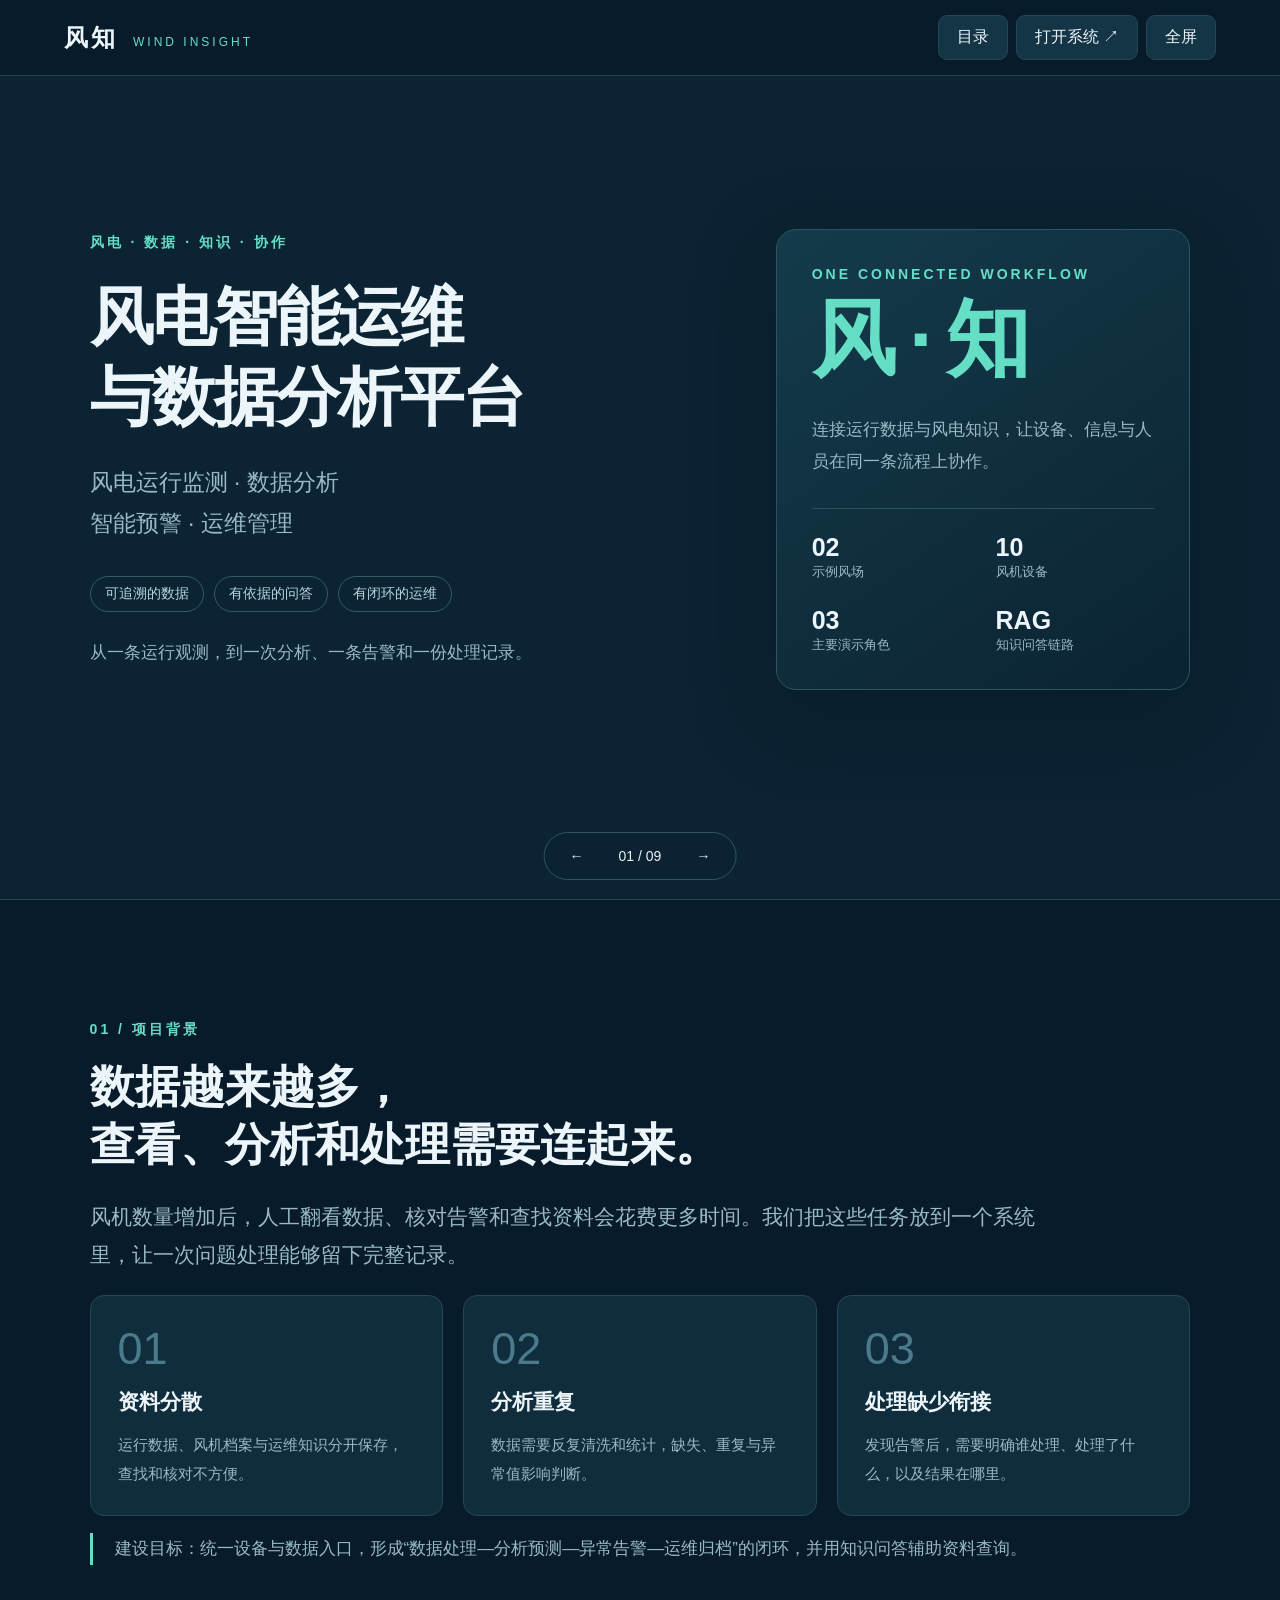
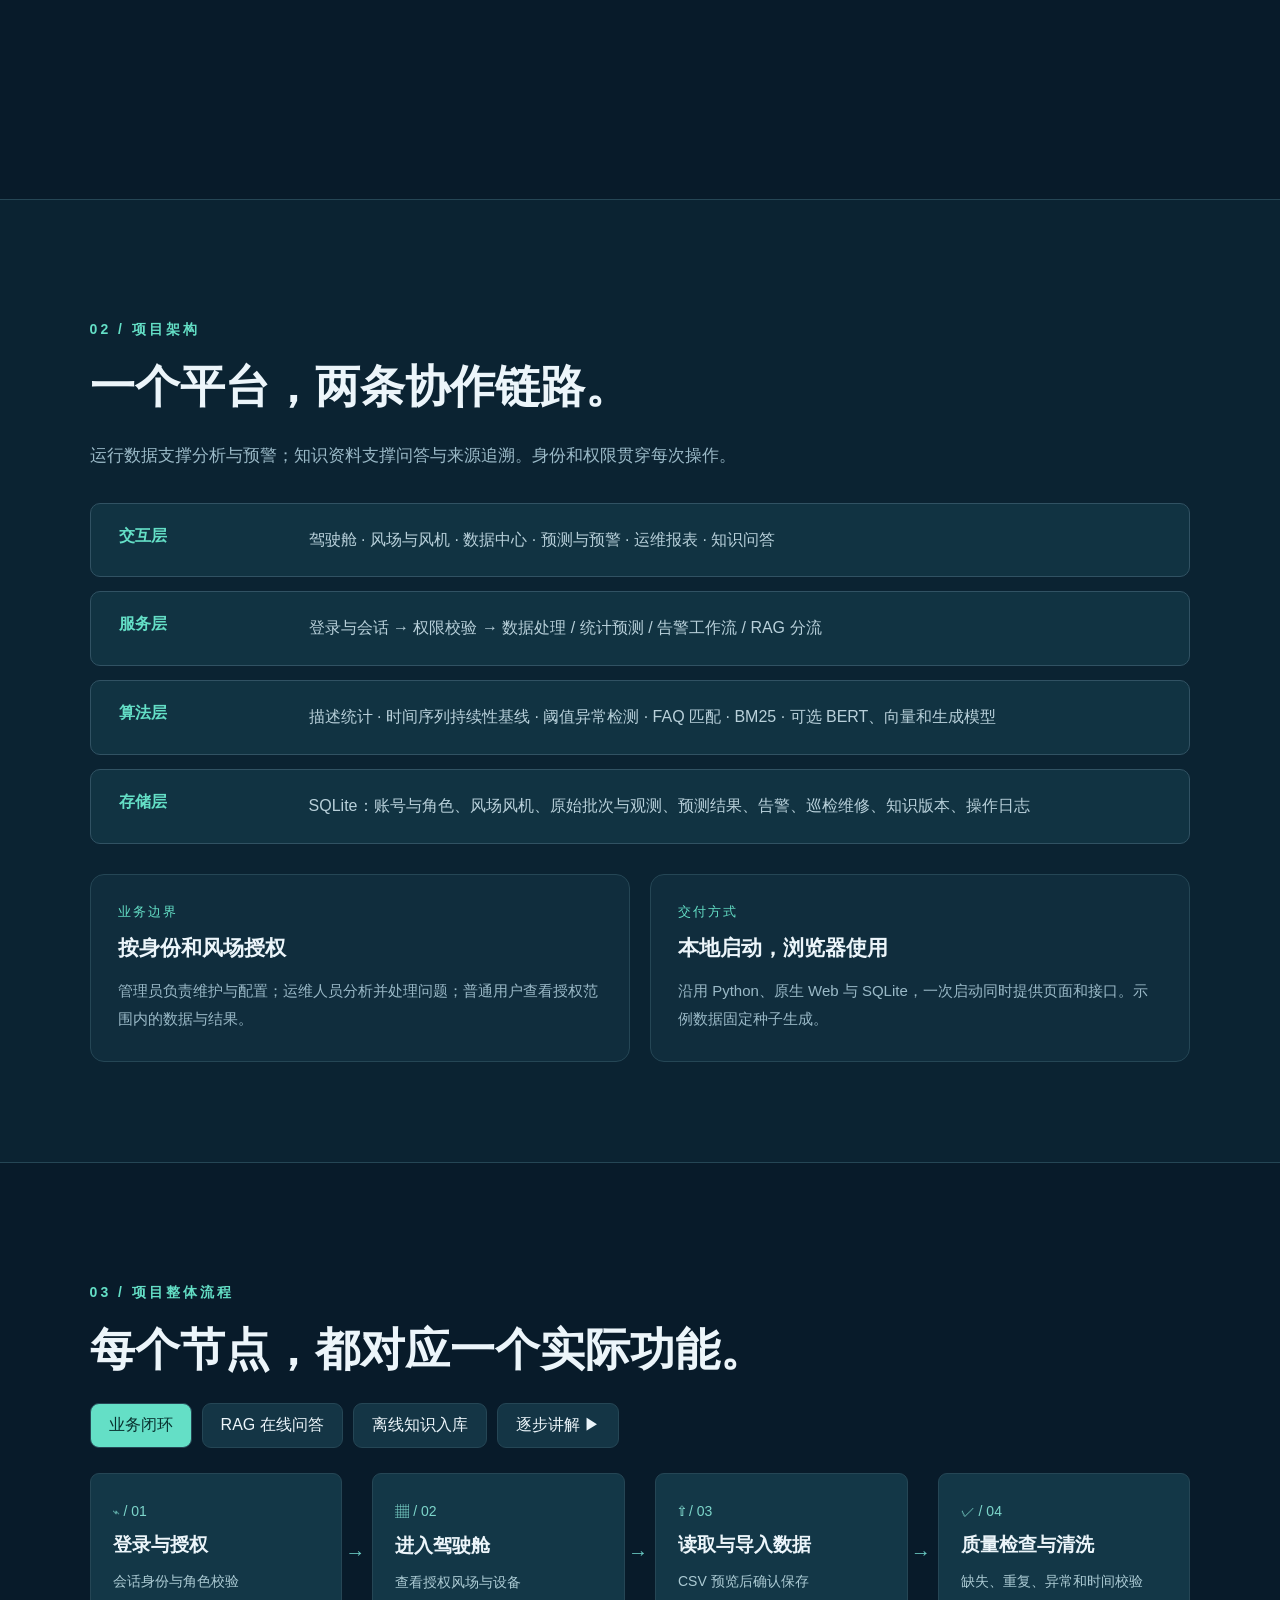
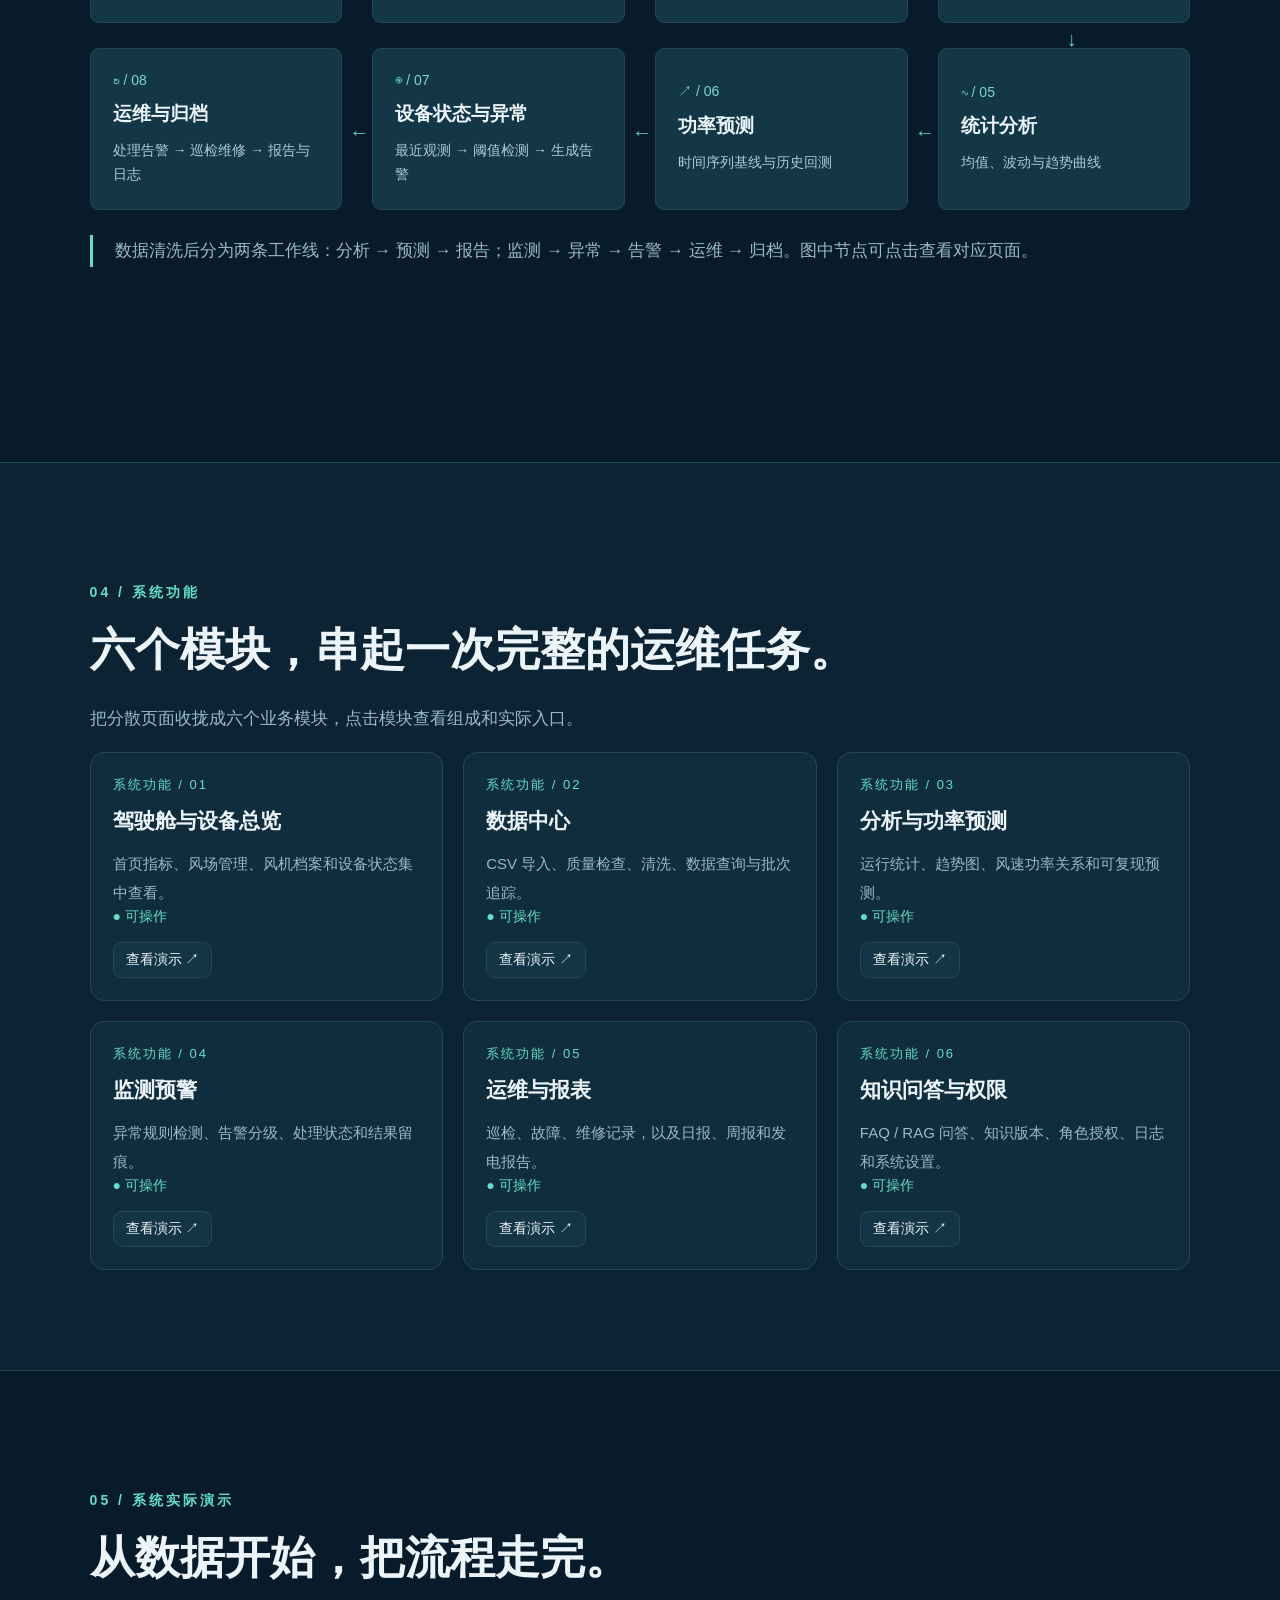
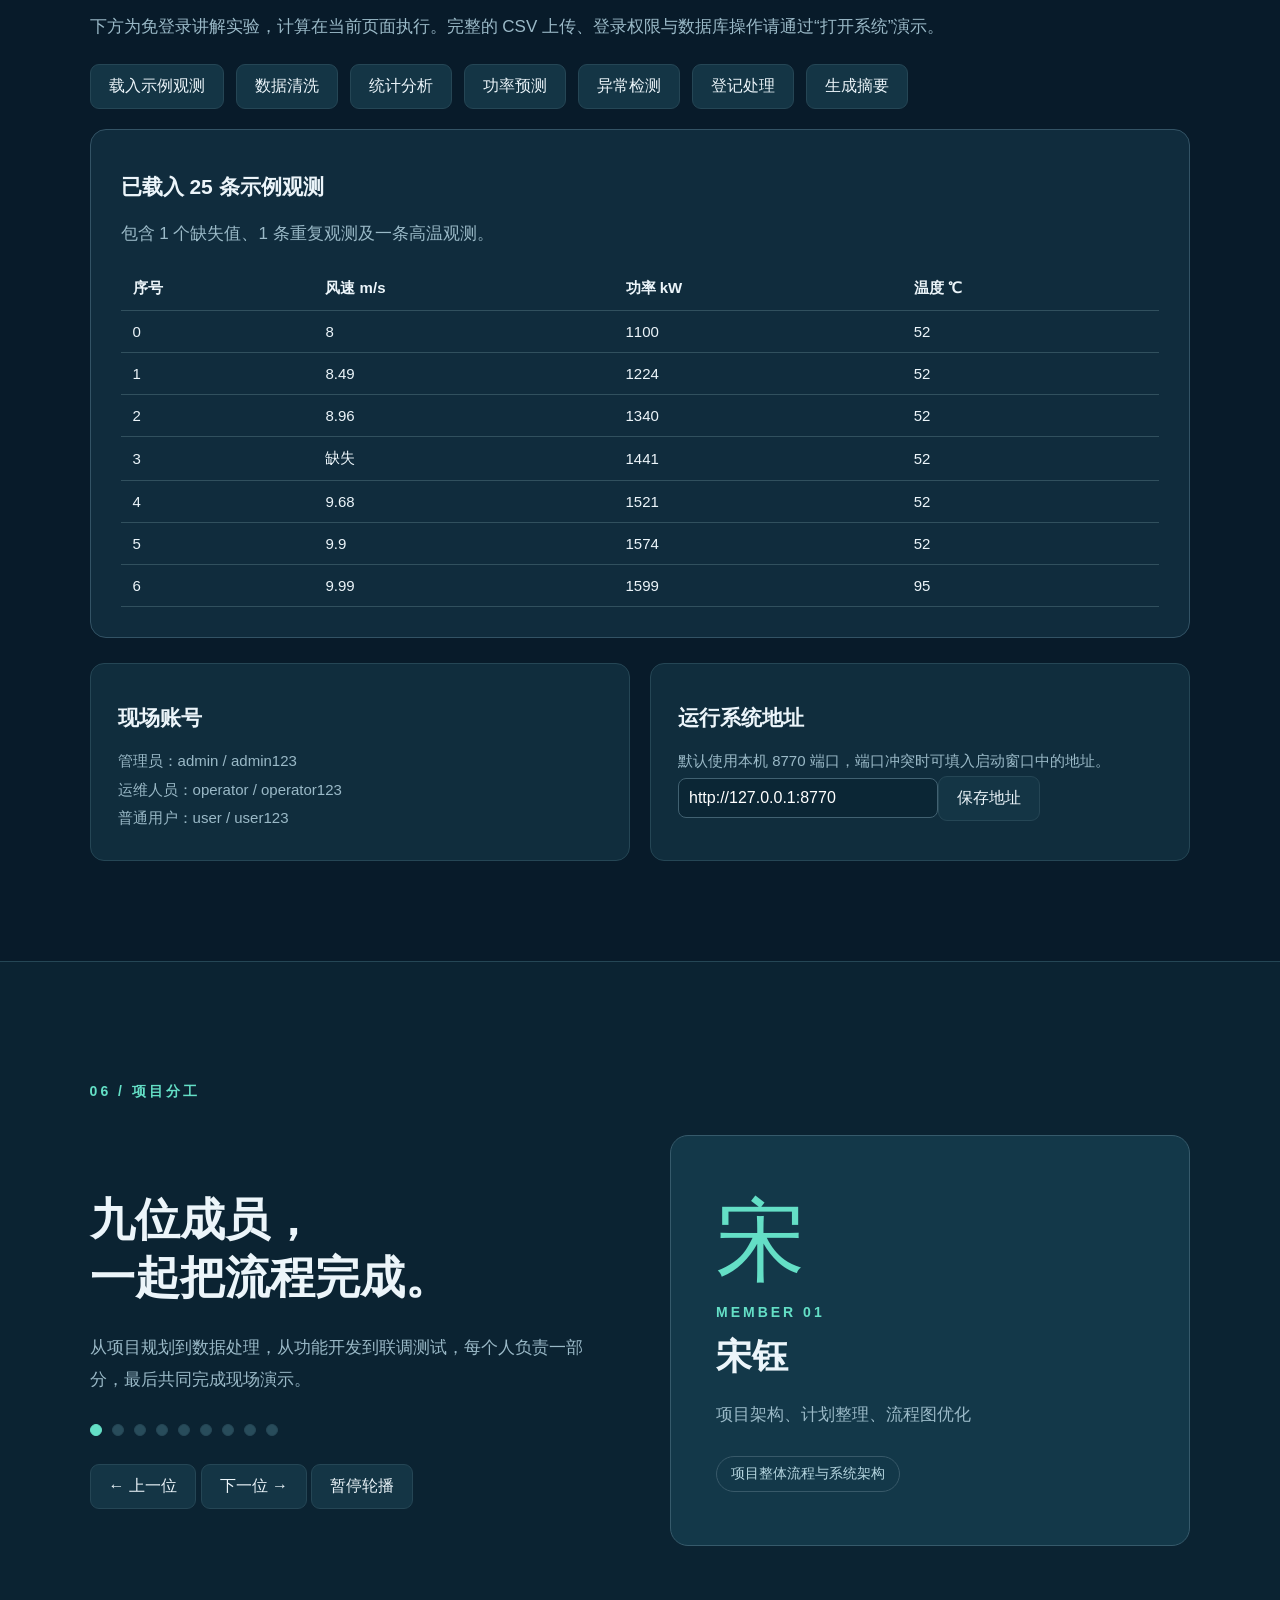
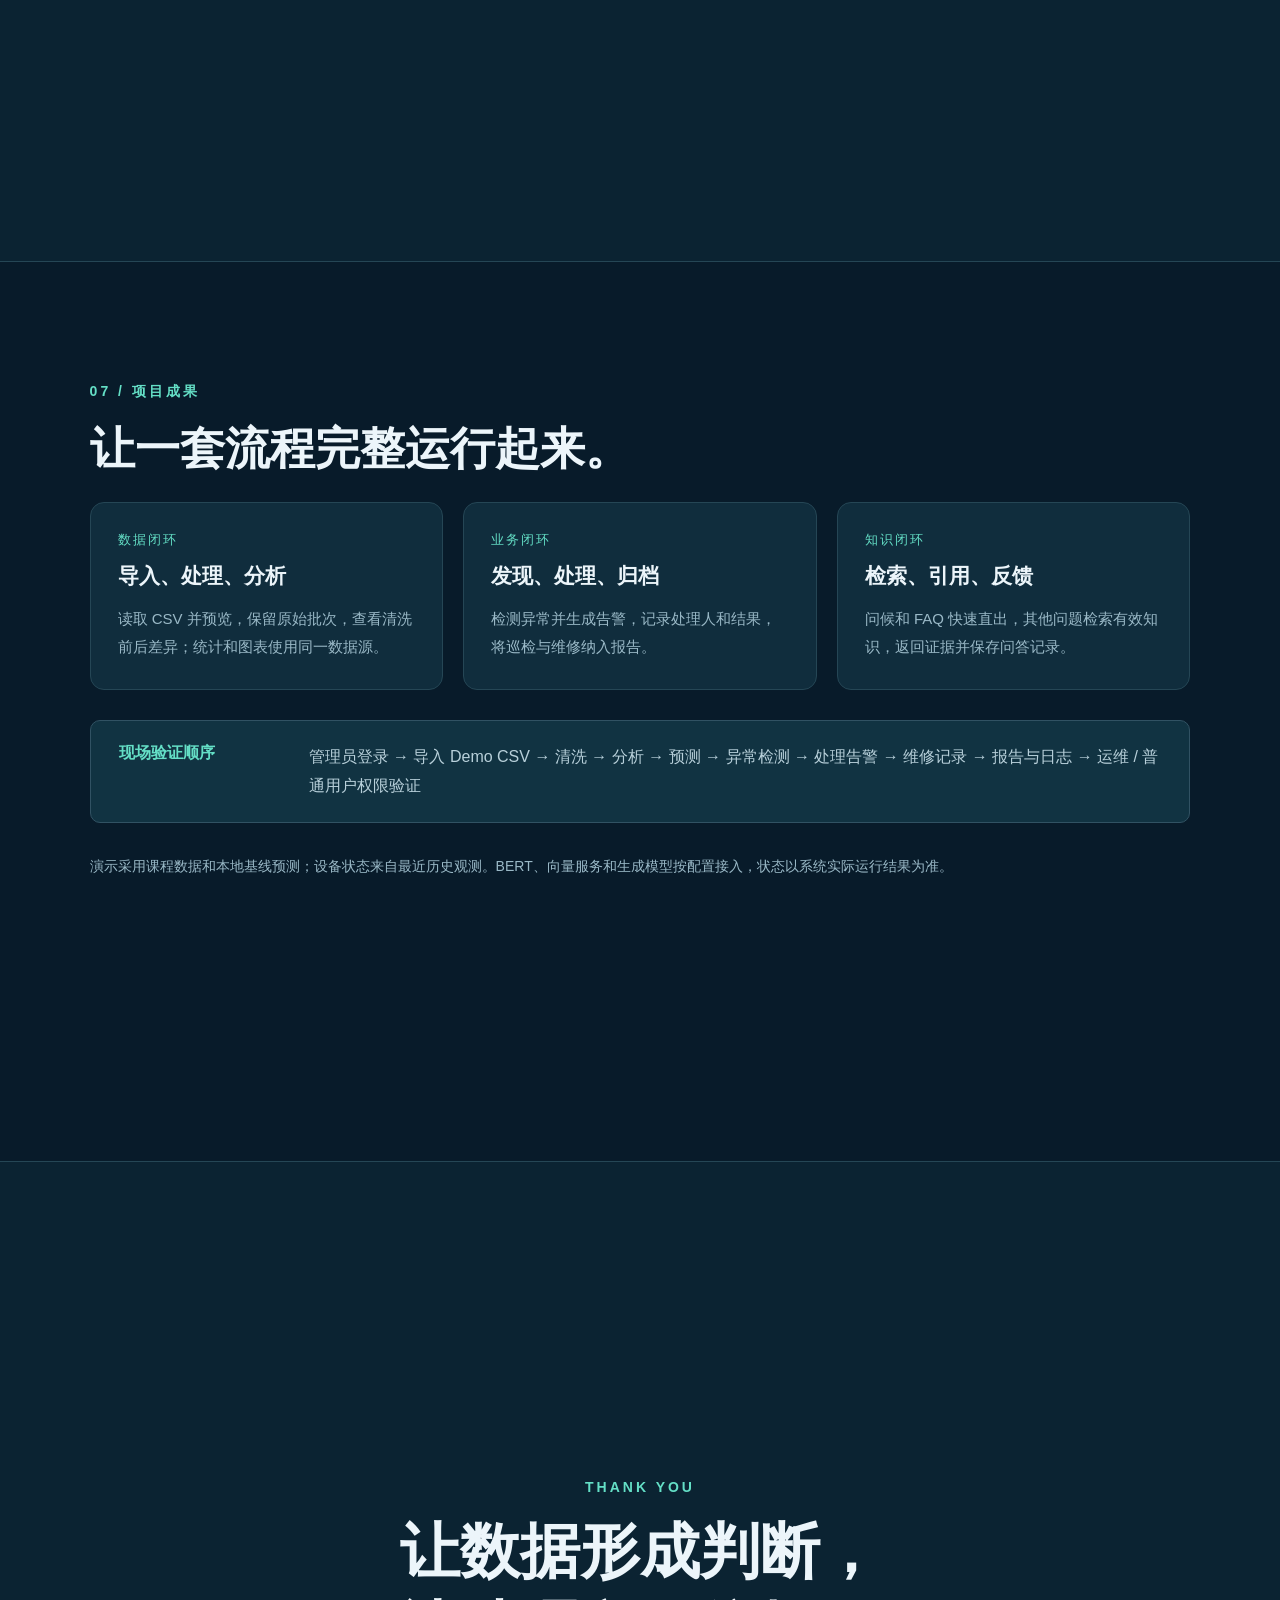
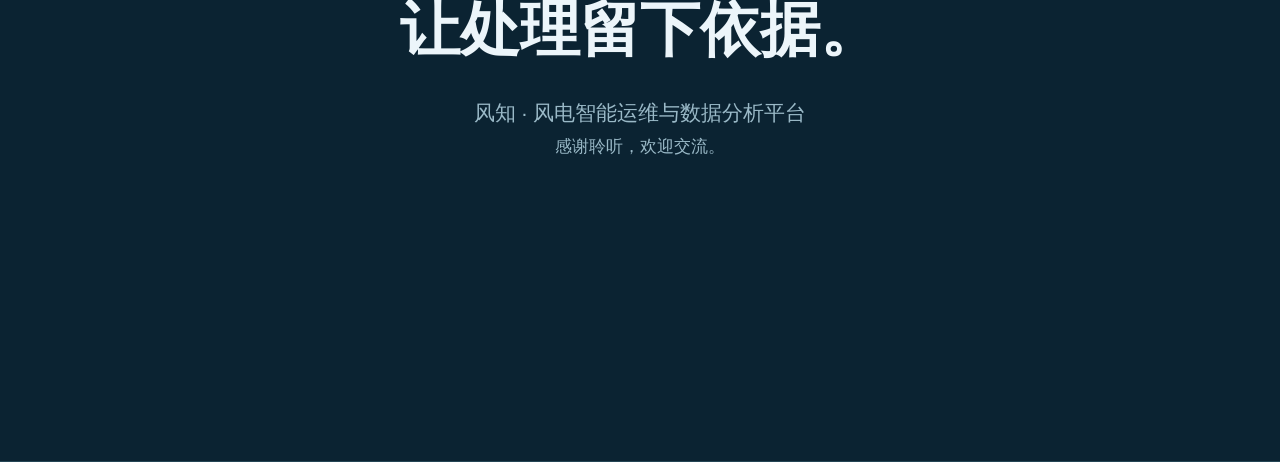
<file: web/presentation.html>
<!doctype html><html lang="zh-CN"><head><meta charset="utf-8"><meta name="viewport" content="width=device-width,initial-scale=1"><title>风知 · 风电智能运维与数据分析平台 · 项目汇报</title><style>
:root{--bg:#081b2a;--card:#102d3d;--text:#ecf5fa;--muted:#9ab9c7;--accent:#64dfc6;--line:#254655;font-family:'Segoe UI','Microsoft YaHei',sans-serif;color:var(--text);background:var(--bg)}*{box-sizing:border-box}body{margin:0}button,a,input,select{font:inherit}button,a{color:inherit}button{cursor:pointer;border:1px solid var(--line);background:#143545;border-radius:9px;padding:11px 18px}button:hover{border-color:var(--accent);background:#1b4350}a{text-decoration:none}header{position:fixed;top:0;width:100%;z-index:30;height:76px;padding:0 5vw;display:flex;align-items:center;justify-content:space-between;border-bottom:1px solid #234451;background:#081b2aee;backdrop-filter:blur(12px)}header strong{font-size:24px;letter-spacing:3px}header span{font-size:12px;color:var(--accent);letter-spacing:3px;margin-left:15px}.tools{display:flex;gap:8px}section.slide{min-height:100vh;padding:120px 7vw 100px;position:relative;overflow:hidden;border-bottom:1px solid var(--line);scroll-margin-top:0}section.slide:nth-child(2n){background:#0b2332}.eyebrow{color:var(--accent);font-size:14px;letter-spacing:3px;font-weight:600}h1{font-size:clamp(40px,5vw,78px);line-height:1.25;letter-spacing:-2px;max-width:1050px;margin:25px 0}h2{font-size:clamp(30px,3.5vw,48px);margin:18px 0 25px;line-height:1.3}h3{font-size:21px;margin:13px 0}p{font-size:17px;line-height:1.9;color:var(--muted);max-width:950px}.lead{font-size:21px;line-height:1.8}.cover{display:grid;grid-template-columns:1.5fr 1fr;gap:5vw;align-items:center}.cover .lead{font-size:23px}.cover-visual{border:1px solid #315360;border-radius:20px;padding:35px;background:linear-gradient(145deg,#143b4b,#0b2332);box-shadow:0 25px 80px #00142060}.cover-visual .big{font-size:84px;font-weight:600;letter-spacing:-5px;color:var(--accent)}.cover-visual .mini{border-top:1px solid #2a515c;margin-top:30px;padding-top:24px;display:grid;grid-template-columns:1fr 1fr;gap:25px}.mini b{display:block;font-size:25px}.mini small{color:var(--muted)}.pill{display:inline-block;padding:8px 14px;border:1px solid #385969;border-radius:99px;font-size:14px;margin:8px 10px 8px 0;color:#b6d6e0}.grid{display:grid;grid-template-columns:repeat(3,minmax(0,1fr));gap:20px}.card{background:var(--card);border:1px solid var(--line);border-radius:14px;padding:27px;min-width:0}.card small{font-size:13px;color:var(--accent);letter-spacing:2px}.card p{font-size:15px;margin-bottom:0}.card .num{font-size:45px;color:#4b7b8b;font-weight:300}.two{grid-template-columns:1fr 1fr}.architecture{display:grid;gap:14px;margin:30px 0}.architecture>div{padding:22px 28px;display:grid;grid-template-columns:160px 1fr;gap:30px;border:1px solid #315263;border-radius:10px;background:#113342}.architecture b{color:var(--accent)}.architecture span{line-height:1.8;color:#b8d0da}.flow-tabs{display:flex;gap:10px;flex-wrap:wrap;margin:25px 0}.flow-tabs button.active{background:var(--accent);color:#08302e}.flow-grid{display:grid;grid-template-columns:repeat(4,minmax(0,1fr));gap:25px 30px;margin:25px 0}.flow-node{position:relative;text-align:left;padding:22px;background:#133747;min-height:150px;transition:transform .2s,border-color .2s}.flow-node::after{content:'→';position:absolute;right:-24px;top:45%;font-size:20px;color:#69c9c2}.flow-node:nth-child(4n)::after{content:'↓';right:45%;top:auto;bottom:-29px}.flow-node:last-child::after{display:none}.flow-node:hover,.flow-node.active{transform:translateY(-3px);border-color:var(--accent);box-shadow:0 10px 30px #061923}.flow-node b{display:block;font-size:19px;margin:12px 0}.flow-node small{color:#7dd6cb;font-size:14px}.flow-node span{color:#accbd4;line-height:1.7;font-size:14px}.flow-note{border-left:3px solid var(--accent);padding:0 22px}.feature-grid{grid-template-columns:repeat(3,minmax(0,1fr))}.feature-grid .card{padding:22px}.feature-grid button{margin-top:16px;font-size:14px;padding:8px 12px}.feature-grid p{min-height:52px}.demo-controls{display:flex;gap:12px;flex-wrap:wrap;margin:20px 0}.demo-controls button.primary{background:var(--accent);color:#123536}.demo-panel{background:#102c3d;border:1px solid #335365;border-radius:16px;padding:30px;min-height:360px}.demo-panel svg{width:100%;height:240px}.demo-panel table{border-collapse:collapse;width:100%;font-size:15px}.demo-panel td,.demo-panel th{padding:12px;border-bottom:1px solid #31505e;text-align:left}.demo-kpis{display:flex;gap:35px;flex-wrap:wrap}.demo-kpis b{display:block;font-size:32px;color:var(--accent)}.demo-kpis span{font-size:14px;color:#b6cfda}.team-layout{display:grid;grid-template-columns:1fr 1fr;gap:60px;align-items:center;min-height:480px}.member-card{padding:45px;border:1px solid #365a6b;background:#133849;border-radius:18px}.member-card .initial{font-size:90px;font-weight:200;color:var(--accent)}.member-card h3{font-size:36px;margin:12px 0}.dots{display:flex;gap:10px;margin:28px 0}.dots button{width:12px;height:12px;padding:0;border-radius:50%;background:#284c5b}.dots button.active{background:var(--accent);border-color:var(--accent)}footer{position:fixed;bottom:20px;left:50%;transform:translateX(-50%);z-index:30;border:1px solid #365264;background:#0b2332ee;display:flex;align-items:center;gap:20px;padding:7px 10px;border-radius:40px;font-size:14px}footer button{border:0;background:none;padding:8px 15px}dialog{background:#112e3e;color:var(--text);border:1px solid #426675;border-radius:16px;padding:30px;max-width:760px;width:90vw;max-height:85vh}dialog::backdrop{background:#03131ed9}.dialog-actions{display:flex;gap:12px;margin-top:25px}.toc{display:grid;gap:10px}.toc button{text-align:left}.quiet{font-size:14px;color:var(--muted)}input{background:#0b2635;color:white;border:1px solid #416171;border-radius:8px;padding:10px;width:260px}html{scroll-behavior:smooth}.success{color:var(--accent)}.end{display:grid;place-content:center;text-align:center}.end h2{font-size:60px}.end p{margin:auto}.stage-label{color:#e6b870}.table-scroll{overflow:auto}
@media(max-width:1000px){.cover,.team-layout{grid-template-columns:1fr}.cover-visual{display:none}.grid,.feature-grid{grid-template-columns:repeat(2,1fr)}.flow-grid{grid-template-columns:repeat(2,1fr)}.flow-node:nth-child(2n)::after{content:'↓';right:45%;top:auto;bottom:-29px}.team-layout{gap:20px}.architecture>div{grid-template-columns:1fr;gap:10px}section.slide{padding:110px 5vw 90px}.tools button{font-size:14px;padding:9px}header span{display:none}}@media(max-width:600px){.grid,.feature-grid,.two{grid-template-columns:1fr}.flow-grid{gap:20px 15px}.flow-node{padding:15px;min-height:160px}.flow-node::after{right:-15px}.flow-node b{font-size:16px}.flow-node span{font-size:13px}.lead{font-size:18px}.team-layout{display:block}.member-card{padding:26px}header{height:70px}header strong{font-size:20px}.end h2{font-size:38px}}@media(prefers-reduced-motion:reduce){html{scroll-behavior:auto}*{transition:none!important}}@media print{header,footer,.tools,.demo-controls{display:none}section.slide{min-height:0;break-after:page;padding:35px;background:white!important;color:#163b4a}p,.card p{color:#426575}.card,.flow-node,.architecture>div{background:#edf5f7;color:#163b4a}.slide button{color:#163b4a}.cover-visual{display:none}}

@media(min-width:1001px){.flow-node:nth-child(5){grid-column:4;grid-row:2}.flow-node:nth-child(6){grid-column:3;grid-row:2}.flow-node:nth-child(7){grid-column:2;grid-row:2}.flow-node:nth-child(8){grid-column:1;grid-row:2}.flow-node:nth-child(n+5):not(:last-child)::after{content:'←';left:-24px;right:auto;top:45%;bottom:auto}}
@media(max-width:1000px){.flow-node:nth-child(3){grid-column:2;grid-row:2}.flow-node:nth-child(4){grid-column:1;grid-row:2}.flow-node:nth-child(5){grid-column:1;grid-row:3}.flow-node:nth-child(6){grid-column:2;grid-row:3}.flow-node:nth-child(7){grid-column:2;grid-row:4}.flow-node:nth-child(8){grid-column:1;grid-row:4}.flow-node:nth-child(3)::after,.flow-node:nth-child(7)::after{content:'←';left:-24px;right:auto;top:45%;bottom:auto}.flow-node:nth-child(4)::after{content:'↓';left:45%;right:auto;top:auto;bottom:-29px}}
</style></head><body>
<header><div><strong>风知</strong><span>WIND INSIGHT</span></div><div class="tools"><button id="tocButton">目录</button><button id="launchSystem">打开系统 ↗</button><button id="fullScreen">全屏</button></div></header>
<section class="slide cover" id="s0"><div><span class="eyebrow">风电 · 数据 · 知识 · 协作</span><h1>风电智能运维<br>与数据分析平台</h1><p class="lead">风电运行监测 · 数据分析<br>智能预警 · 运维管理</p><div><span class="pill">可追溯的数据</span><span class="pill">有依据的问答</span><span class="pill">有闭环的运维</span></div><p>从一条运行观测，到一次分析、一条告警和一份处理记录。</p></div><div class="cover-visual"><span class="eyebrow">ONE CONNECTED WORKFLOW</span><div class="big">风 · 知</div><p>连接运行数据与风电知识，让设备、信息与人员在同一条流程上协作。</p><div class="mini"><div><b>02</b><small>示例风场</small></div><div><b>10</b><small>风机设备</small></div><div><b>03</b><small>主要演示角色</small></div><div><b>RAG</b><small>知识问答链路</small></div></div></div></section>
<section class="slide" id="s1"><span class="eyebrow">01 / 项目背景</span><h2>数据越来越多，<br>查看、分析和处理需要连起来。</h2><p class="lead">风机数量增加后，人工翻看数据、核对告警和查找资料会花费更多时间。我们把这些任务放到一个系统里，让一次问题处理能够留下完整记录。</p><div class="grid"><article class="card"><span class="num">01</span><h3>资料分散</h3><p>运行数据、风机档案与运维知识分开保存，查找和核对不方便。</p></article><article class="card"><span class="num">02</span><h3>分析重复</h3><p>数据需要反复清洗和统计，缺失、重复与异常值影响判断。</p></article><article class="card"><span class="num">03</span><h3>处理缺少衔接</h3><p>发现告警后，需要明确谁处理、处理了什么，以及结果在哪里。</p></article></div><div class="flow-note"><p>建设目标：统一设备与数据入口，形成“数据处理—分析预测—异常告警—运维归档”的闭环，并用知识问答辅助资料查询。</p></div></section>
<section class="slide" id="s2"><span class="eyebrow">02 / 项目架构</span><h2>一个平台，两条协作链路。</h2><p>运行数据支撑分析与预警；知识资料支撑问答与来源追溯。身份和权限贯穿每次操作。</p><div class="architecture"><div><b>交互层</b><span>驾驶舱 · 风场与风机 · 数据中心 · 预测与预警 · 运维报表 · 知识问答</span></div><div><b>服务层</b><span>登录与会话 → 权限校验 → 数据处理 / 统计预测 / 告警工作流 / RAG 分流</span></div><div><b>算法层</b><span>描述统计 · 时间序列持续性基线 · 阈值异常检测 · FAQ 匹配 · BM25 · 可选 BERT、向量和生成模型</span></div><div><b>存储层</b><span>SQLite：账号与角色、风场风机、原始批次与观测、预测结果、告警、巡检维修、知识版本、操作日志</span></div></div><div class="grid two"><article class="card"><small>业务边界</small><h3>按身份和风场授权</h3><p>管理员负责维护与配置；运维人员分析并处理问题；普通用户查看授权范围内的数据与结果。</p></article><article class="card"><small>交付方式</small><h3>本地启动，浏览器使用</h3><p>沿用 Python、原生 Web 与 SQLite，一次启动同时提供页面和接口。示例数据固定种子生成。</p></article></div></section>
<section class="slide" id="s3"><span class="eyebrow">03 / 项目整体流程</span><h2>每个节点，都对应一个实际功能。</h2><div class="flow-tabs"><button data-flow="business" class="active">业务闭环</button><button data-flow="online">RAG 在线问答</button><button data-flow="offline">离线知识入库</button><button id="playFlow">逐步讲解 ▶</button></div><div id="flowGrid" class="flow-grid"></div><div id="flowNote" class="flow-note"></div></section>
<section class="slide" id="s4"><span class="eyebrow">04 / 系统功能</span><h2>六个模块，串起一次完整的运维任务。</h2><p>把分散页面收拢成六个业务模块，点击模块查看组成和实际入口。</p><div class="grid feature-grid" id="featureGrid"></div></section>
<section class="slide" id="s5"><span class="eyebrow">05 / 系统实际演示</span><h2>从数据开始，把流程走完。</h2><p>下方为免登录讲解实验，计算在当前页面执行。完整的 CSV 上传、登录权限与数据库操作请通过“打开系统”演示。</p><div class="demo-controls"><button id="resetExperiment">载入示例观测</button><button id="cleanExperiment">数据清洗</button><button id="analyzeExperiment">统计分析</button><button id="predictExperiment">功率预测</button><button id="detectExperiment">异常检测</button><button id="workExperiment">登记处理</button><button id="reportExperiment">生成摘要</button></div><div class="demo-panel" id="experiment"></div><div class="grid two" style="margin-top:25px"><div class="card"><h3>现场账号</h3><p>管理员：admin / admin123<br>运维人员：operator / operator123<br>普通用户：user / user123</p></div><div class="card"><h3>运行系统地址</h3><p>默认使用本机 8770 端口，端口冲突时可填入启动窗口中的地址。</p><input id="systemUrl" value="http://127.0.0.1:8770" aria-label="本地系统地址"><button id="saveUrl">保存地址</button></div></div></section>
<section class="slide" id="s6"><span class="eyebrow">06 / 项目分工</span><div class="team-layout"><div><h2>九位成员，<br>一起把流程完成。</h2><p>从项目规划到数据处理，从功能开发到联调测试，每个人负责一部分，最后共同完成现场演示。</p><div class="dots" id="memberDots"></div><button id="prevMember">← 上一位</button> <button id="nextMember">下一位 →</button> <button id="pauseMember">暂停轮播</button></div><article class="member-card" id="memberCard"></article></div></section>
<section class="slide" id="s7"><span class="eyebrow">07 / 项目成果</span><h2>让一套流程完整运行起来。</h2><div class="grid"><article class="card"><small>数据闭环</small><h3>导入、处理、分析</h3><p>读取 CSV 并预览，保留原始批次，查看清洗前后差异；统计和图表使用同一数据源。</p></article><article class="card"><small>业务闭环</small><h3>发现、处理、归档</h3><p>检测异常并生成告警，记录处理人和结果，将巡检与维修纳入报告。</p></article><article class="card"><small>知识闭环</small><h3>检索、引用、反馈</h3><p>问候和 FAQ 快速直出，其他问题检索有效知识，返回证据并保存问答记录。</p></article></div><div class="architecture"><div><b>现场验证顺序</b><span>管理员登录 → 导入 Demo CSV → 清洗 → 分析 → 预测 → 异常检测 → 处理告警 → 维修记录 → 报告与日志 → 运维 / 普通用户权限验证</span></div></div><p class="quiet">演示采用课程数据和本地基线预测；设备状态来自最近历史观测。BERT、向量服务和生成模型按配置接入，状态以系统实际运行结果为准。</p></section>
<section class="slide end" id="s8"><span class="eyebrow">THANK YOU</span><h2>让数据形成判断，<br>让处理留下依据。</h2><p class="lead">风知 · 风电智能运维与数据分析平台</p><p>感谢聆听，欢迎交流。</p></section>
<footer><button id="prevSlide" aria-label="上一页">←</button><span id="slideCount">01 / 09</span><button id="nextSlide" aria-label="下一页">→</button></footer><dialog id="detail"><div id="detailBody"></div><div class="dialog-actions"><button id="detailClose">关闭</button><button id="detailLaunch">进入对应系统页面 ↗</button></div></dialog>
<script>
const $=s=>document.querySelector(s),$$=s=>[...document.querySelectorAll(s)],esc=s=>String(s??'').replace(/[&<>"']/g,c=>({'&':'&amp;','<':'&lt;','>':'&gt;','"':'&quot;',"'":'&#39;'}[c]));
let base='http://127.0.0.1:8770',page=0,flow='business',flowStep=-1,flowTimer=null,target='dashboard';try{if(location.protocol==='http:'&&['127.0.0.1','localhost'].includes(location.hostname))base=location.origin}catch{}
const modules=[['dashboard','驾驶舱与设备总览','首页指标、风场管理、风机档案和设备状态集中查看。'],['imports','数据中心','CSV 导入、质量检查、清洗、数据查询与批次追踪。'],['analysis','分析与功率预测','运行统计、趋势图、风速功率关系和可复现预测。'],['alerts','监测预警','异常规则检测、告警分级、处理状态和结果留痕。'],['maintenance','运维与报表','巡检、故障、维修记录，以及日报、周报和发电报告。'],['chat','知识问答与权限','FAQ / RAG 问答、知识版本、角色授权、日志和系统设置。']];
const flows={business:[['⌁','登录与授权','会话身份与角色校验','users'],['▦','进入驾驶舱','查看授权风场与设备','dashboard'],['⇧','读取与导入数据','CSV 预览后确认保存','imports'],['✓','质量检查与清洗','缺失、重复、异常和时间校验','imports'],['∿','统计分析','均值、波动与趋势曲线','analysis'],['↗','功率预测','时间序列基线与历史回测','prediction'],['◉','设备状态与异常','最近观测 → 阈值检测 → 生成告警','alerts'],['↻','运维与归档','处理告警 → 巡检维修 → 报告与日志','maintenance']],online:[['0','查询上下文','角色、风场、会话、知识版本','chat'],['1','快速路由','边界直出 / 精确 FAQ / retrieval','chat'],['2','检索准备','追问上下文与 BERT / 规则判断','pipeline'],['3','FAQ 阈值匹配','达标直出；未命中回退文档','pipeline'],['4','文档检索与排序','BM25 + 可选向量融合，阈值筛选','pipeline'],['5','准备证据','去重、引用、版本；不足则澄清','chat'],['6','组织与核验答案','证据摘录或模型生成，核验引用','chat'],['7','归档与反馈','保存答案、来源和处理链路','chat']],offline:[['01','资料接入','TXT / Markdown 或正文','knowledge'],['02','候选版本','独立候选，不影响当前知识','knowledge'],['03','加载与标准化','来源、风场、角色、有效期','knowledge'],['04','文档切分','保存文档与片段对应关系','knowledge'],['05','索引准备','文本入库，可选向量缓存','pipeline'],['06','质量与审核','检查内容、适用范围、片段完整性','knowledge'],['07','激活发布','通过切换生效；失败继续修订','knowledge'],['08','追溯与回滚','有效历史版本与引用快照','knowledge']]};
const members=[['宋钰','项目架构、计划整理、流程图优化','项目整体流程与系统架构'],['张凇皓','功能分配、平台搭建、技术处理','登录权限与系统整体搭建'],['叶子珍','数据收集、数据整理、功能规划','风电数据导入与数据处理'],['陈俊强','数据整理、测试和功能优化','系统测试与告警功能优化'],['许润涵','功能开发','风机运行监测'],['王博洋','功能开发','风电功率预测'],['魏家怡','功能开发','异常检测与故障预警'],['宋星','功能开发','运维管理'],['王小平','功能开发','数据分析与报表']];
async function launch(route='dashboard'){if(location.protocol==='file:'){show('请先启动本机系统','<p>请解压全部文件，双击“启动并打开项目汇报.cmd”。启动程序会打开连接正确端口的汇报页面。单独打开 HTML 不能启动后台服务。</p>');return}try{const response=await fetch(base+'/api/health',{cache:'no-store',signal:AbortSignal.timeout(4000)});if(!response.ok||(await response.json()).application!=='windrag')throw Error();location.assign(base+'/?login=1#'+encodeURIComponent(route))}catch{show('本机服务已停止','<p>请重新双击“启动并打开项目汇报.cmd”，然后在新打开的汇报页面进入系统。无需修改账号密码。</p>')}}
function show(title,body,route){target=route;$('#detailBody').innerHTML='<h2>'+esc(title)+'</h2>'+body;$('#detailLaunch').hidden=!route;$('#detail').showModal()}
$('#detailClose').onclick=()=>$('#detail').close();$('#detailLaunch').onclick=()=>launch(target);$('#launchSystem').onclick=()=>launch();$('#systemUrl').value=base;$('#saveUrl').onclick=()=>{try{const u=new URL($('#systemUrl').value);if(!['127.0.0.1','localhost'].includes(u.hostname)||u.protocol!=='http:')throw Error();base=u.origin;try{localStorage.setItem('wind-platform-url-v2',base)}catch{}show('地址已保存','<p>'+esc(base)+'</p>')}catch{show('地址格式不正确','<p>请输入启动窗口中的本地 http 地址。</p>')}};
function go(n){page=Math.max(0,Math.min(8,n));$('#s'+page).scrollIntoView();$('#slideCount').textContent=String(page+1).padStart(2,'0')+' / 09'}$('#prevSlide').onclick=()=>go(page-1);$('#nextSlide').onclick=()=>go(page+1);document.addEventListener('keydown',e=>{if($('#detail').open||e.target.matches('input,select'))return;if(['ArrowRight','PageDown'].includes(e.key)){e.preventDefault();go(page+1)}if(['ArrowLeft','PageUp'].includes(e.key)){e.preventDefault();go(page-1)}});new IntersectionObserver(es=>{for(const e of es)if(e.isIntersecting){page=+e.target.id.slice(1);$('#slideCount').textContent=String(page+1).padStart(2,'0')+' / 09'}},{threshold:.4}).observe($('#s0'));const observer=new IntersectionObserver(es=>{for(const e of es)if(e.isIntersecting){page=+e.target.id.slice(1);$('#slideCount').textContent=String(page+1).padStart(2,'0')+' / 09'}},{threshold:.4});$$('.slide').forEach(s=>observer.observe(s));
$('#tocButton').onclick=()=>{show('汇报目录','<div class="toc">'+['封面','项目背景','项目架构','整体流程','系统功能','实际演示','项目分工','项目成果','结束页'].map((t,i)=>`<button data-go="${i}">${String(i).padStart(2,'0')} · ${t}</button>`).join('')+'</div>');$$('[data-go]').forEach(b=>b.onclick=()=>{$('#detail').close();go(+b.dataset.go)})};$('#fullScreen').onclick=async()=>{try{if(document.fullscreenElement)await document.exitFullscreen();else await document.documentElement.requestFullscreen()}catch{show('全屏提示','<p>当前浏览器未允许全屏，可使用窗口最大化进行演示。</p>')}};
function paintFlow(){clearInterval(flowTimer);flowTimer=null;flowStep=-1;$('#playFlow').textContent='逐步讲解 ▶';$('#flowGrid').innerHTML=flows[flow].map(([icon,title,desc,route],i)=>`<button class="flow-node" data-node="${i}"><small>${icon} / ${String(i+1).padStart(2,'0')}</small><b>${title}</b><span>${desc}</span></button>`).join('');$('#flowNote').innerHTML='<p>'+(flow==='business'?'数据清洗后分为两条工作线：分析 → 预测 → 报告；监测 → 异常 → 告警 → 运维 → 归档。图中节点可点击查看对应页面。':flow==='online'?'依据原业务流程图的 Stage 0–7 组织：规则或精确 FAQ 可快速结束；FAQ 相似检索未达阈值时才回退文档检索。所有结果统一归档。':'参考离线候选—检查—发布流程：检查通过才激活；未通过继续修订，当前已发布知识继续可用。')+'</p>';$$('[data-node]').forEach(b=>b.onclick=()=>{const [icon,title,desc,route]=flows[flow][+b.dataset.node];show(title,'<p>'+desc+'</p><p>系统页面：'+esc(modules.find(x=>x[0]===route)?.[1]||'RAG 链路与版本')+'</p>',route)});$$('[data-flow]').forEach(b=>b.classList.toggle('active',b.dataset.flow===flow))}$$('[data-flow]').forEach(b=>b.onclick=()=>{flow=b.dataset.flow;paintFlow()});$('#playFlow').onclick=()=>{if(flowTimer){clearInterval(flowTimer);flowTimer=null;$('#playFlow').textContent='继续讲解 ▶';return}const step=()=>{flowStep=(flowStep+1)%flows[flow].length;$$('[data-node]').forEach((b,i)=>b.classList.toggle('active',i===flowStep));$('#flowNote').innerHTML='<p><b>'+flows[flow][flowStep][1]+'</b> · '+flows[flow][flowStep][2]+'</p>'};step();flowTimer=setInterval(step,2200);$('#playFlow').textContent='暂停讲解 Ⅱ'};paintFlow();
$('#featureGrid').innerHTML=modules.map(([id,title,desc],i)=>`<article class="card"><small>系统功能 / ${String(i+1).padStart(2,'0')}</small><h3>${title}</h3><p>${desc}</p><span class="quiet success">● 可操作</span><br><button data-feature="${i}">查看演示 ↗</button></article>`).join('');$$('[data-feature]').forEach(b=>b.onclick=()=>{const [id,title,desc]=modules[+b.dataset.feature];show(title,'<p>'+desc+'</p><p>管理员可访问全部模块。普通用户查看结果，运维人员可执行预测、检测和运维处理；账号管理及数据导入由管理员负责。</p>',id)});
let member=0,memberTimer;function paintMember(){$('#memberCard').innerHTML=`<div class="initial">${members[member][0][0]}</div><small class="eyebrow">MEMBER ${String(member+1).padStart(2,'0')}</small><h3>${members[member][0]}</h3><p>${members[member][1]}</p><span class="pill">${members[member][2]}</span>`;$('#memberDots').innerHTML=members.map((m,i)=>`<button aria-label="${m[0]}" data-member="${i}" class="${i===member?'active':''}"></button>`).join('');$$('[data-member]').forEach(b=>b.onclick=()=>{member=+b.dataset.member;paintMember()})}function startMember(){memberTimer=setInterval(()=>{if(page===6&&!$('#detail').open){member=(member+1)%members.length;paintMember()}},5000)}$('#prevMember').onclick=()=>{member=(member+8)%9;paintMember()};$('#nextMember').onclick=()=>{member=(member+1)%9;paintMember()};$('#pauseMember').onclick=()=>{if(memberTimer){clearInterval(memberTimer);memberTimer=null;$('#pauseMember').textContent='开始轮播'}else{startMember();$('#pauseMember').textContent='暂停轮播'}};paintMember();if(!matchMedia('(prefers-reduced-motion: reduce)').matches)startMember();
let raw=[],sample=[],cleaned=false,detected=[],handled=false;const mean=a=>a.reduce((s,v)=>s+v,0)/Math.max(1,a.length);function plot(data){const max=Math.max(1,...data.map(r=>r.power));return '<svg viewBox="0 0 850 240" role="img" aria-label="示例功率趋势"><path d="M30 20V210H830" stroke="#4d7181" fill="none"/><path d="'+data.map((r,i)=>(i?'L':'M')+(30+i/Math.max(1,data.length-1)*800)+','+(210-r.power/max*180)).join(' ')+'" stroke="#64dfc6" fill="none" stroke-width="3"/><text x="35" y="30" fill="#b5d2db">功率 / kW</text><text x="770" y="235" fill="#b5d2db">观测顺序</text></svg>'}
function sampleTable(rows){return '<div class="table-scroll"><table><tr><th>序号</th><th>风速 m/s</th><th>功率 kW</th><th>温度 ℃</th></tr>'+rows.slice(0,7).map(r=>`<tr><td>${r.id}</td><td>${r.wind??'缺失'}</td><td>${r.power}</td><td>${r.temp}</td></tr>`).join('')+'</table></div>'}
function reset(){raw=Array.from({length:24},(_,i)=>({id:i,wind:i===3?null:+(8+2*Math.sin(i/4)).toFixed(2),power:Math.round(1100+500*Math.sin(i/4)),temp:i===6?95:52}));raw.push({...raw[0]});sample=raw.map(x=>({...x}));cleaned=false;detected=[];handled=false;$('#experiment').innerHTML='<h3>已载入 25 条示例观测</h3><p>包含 1 个缺失值、1 条重复观测及一条高温观测。</p>'+sampleTable(sample)}
$('#resetExperiment').onclick=reset;$('#cleanExperiment').onclick=()=>{const before=sample.length,fill=mean(sample.filter(r=>r.wind!==null).map(r=>r.wind));sample=[...new Map(sample.map(r=>[r.id,{...r,wind:r.wind??+fill.toFixed(2)}])).values()].sort((a,b)=>a.id-b.id);cleaned=true;$('#experiment').innerHTML=`<h3>清洗完成</h3><div class="demo-kpis"><span>处理前<b>${before}</b></span><span>处理后<b>${sample.length}</b></span><span>剩余缺失<b>0</b></span><span>重复观测<b>0</b></span></div><p>均值填充缺失、按编号去重并排序。高温观测在有效物理范围内，保留给异常检测。</p>${sampleTable(sample)}`};
function ready(){if(!cleaned){show('先进行数据清洗','<p>点击“数据清洗”后继续分析。</p>');return false}return true}
$('#analyzeExperiment').onclick=()=>{if(!ready())return;const vals=sample.map(x=>x.power),avg=mean(vals),std=Math.sqrt(mean(vals.map(x=>(x-avg)**2)));$('#experiment').innerHTML=`<h3>运行统计</h3><div class="demo-kpis"><span>平均功率<b>${avg.toFixed(1)}</b></span><span>最大功率<b>${Math.max(...vals)}</b></span><span>最小功率<b>${Math.min(...vals)}</b></span><span>标准差<b>${std.toFixed(1)}</b></span></div>${plot(sample)}`};
$('#predictExperiment').onclick=()=>{if(!ready())return;const hold=sample.slice(-5),pred=sample.slice(-6,-1),mae=mean(hold.map((r,i)=>Math.abs(r.power-pred[i].power)));$('#experiment').innerHTML=`<h3>持续性基线预测</h3><p>使用上一时刻功率预测下一时刻。最后 5 条观测回测 MAE：${mae.toFixed(2)} kW。</p>${plot(sample)}<p>未来 6 步预测：${Array(6).fill(sample.at(-1).power+' kW').join(' · ')}</p>`};
$('#detectExperiment').onclick=()=>{if(!ready())return;detected=sample.filter(r=>r.temp>80);$('#experiment').innerHTML='<h3>温度阈值检测：'+detected.length+' 条异常</h3><p>规则：温度大于 80 ℃ → 重要告警。</p>'+sampleTable(detected)};$('#workExperiment').onclick=()=>{if(!detected.length){show('请先运行异常检测','<p>检测到异常后可以登记演示处理记录。</p>');return}handled=true;$('#experiment').innerHTML='<h3>处理记录已登记到当前讲解实验</h3><p>处理人员：运维人员<br>对象：第 6 条高温观测<br>处理：核对历史温度，安排现场检查<br>结果：记录完成，等待复核</p>'};$('#reportExperiment').onclick=()=>{if(!ready())return;$('#experiment').innerHTML=`<h3>本次讲解实验摘要</h3><p>原始数据 ${raw.length} 条，处理后 ${sample.length} 条，平均功率 ${mean(sample.map(x=>x.power)).toFixed(1)} kW。已检测 ${detected.length} 条高温异常，${handled?'已登记运维处理。':'尚未登记处理。'}</p><p>完整系统会将这些操作写入数据库，可在报表中心和操作日志中追溯。</p>`};reset();
</script></body></html>
</file>
